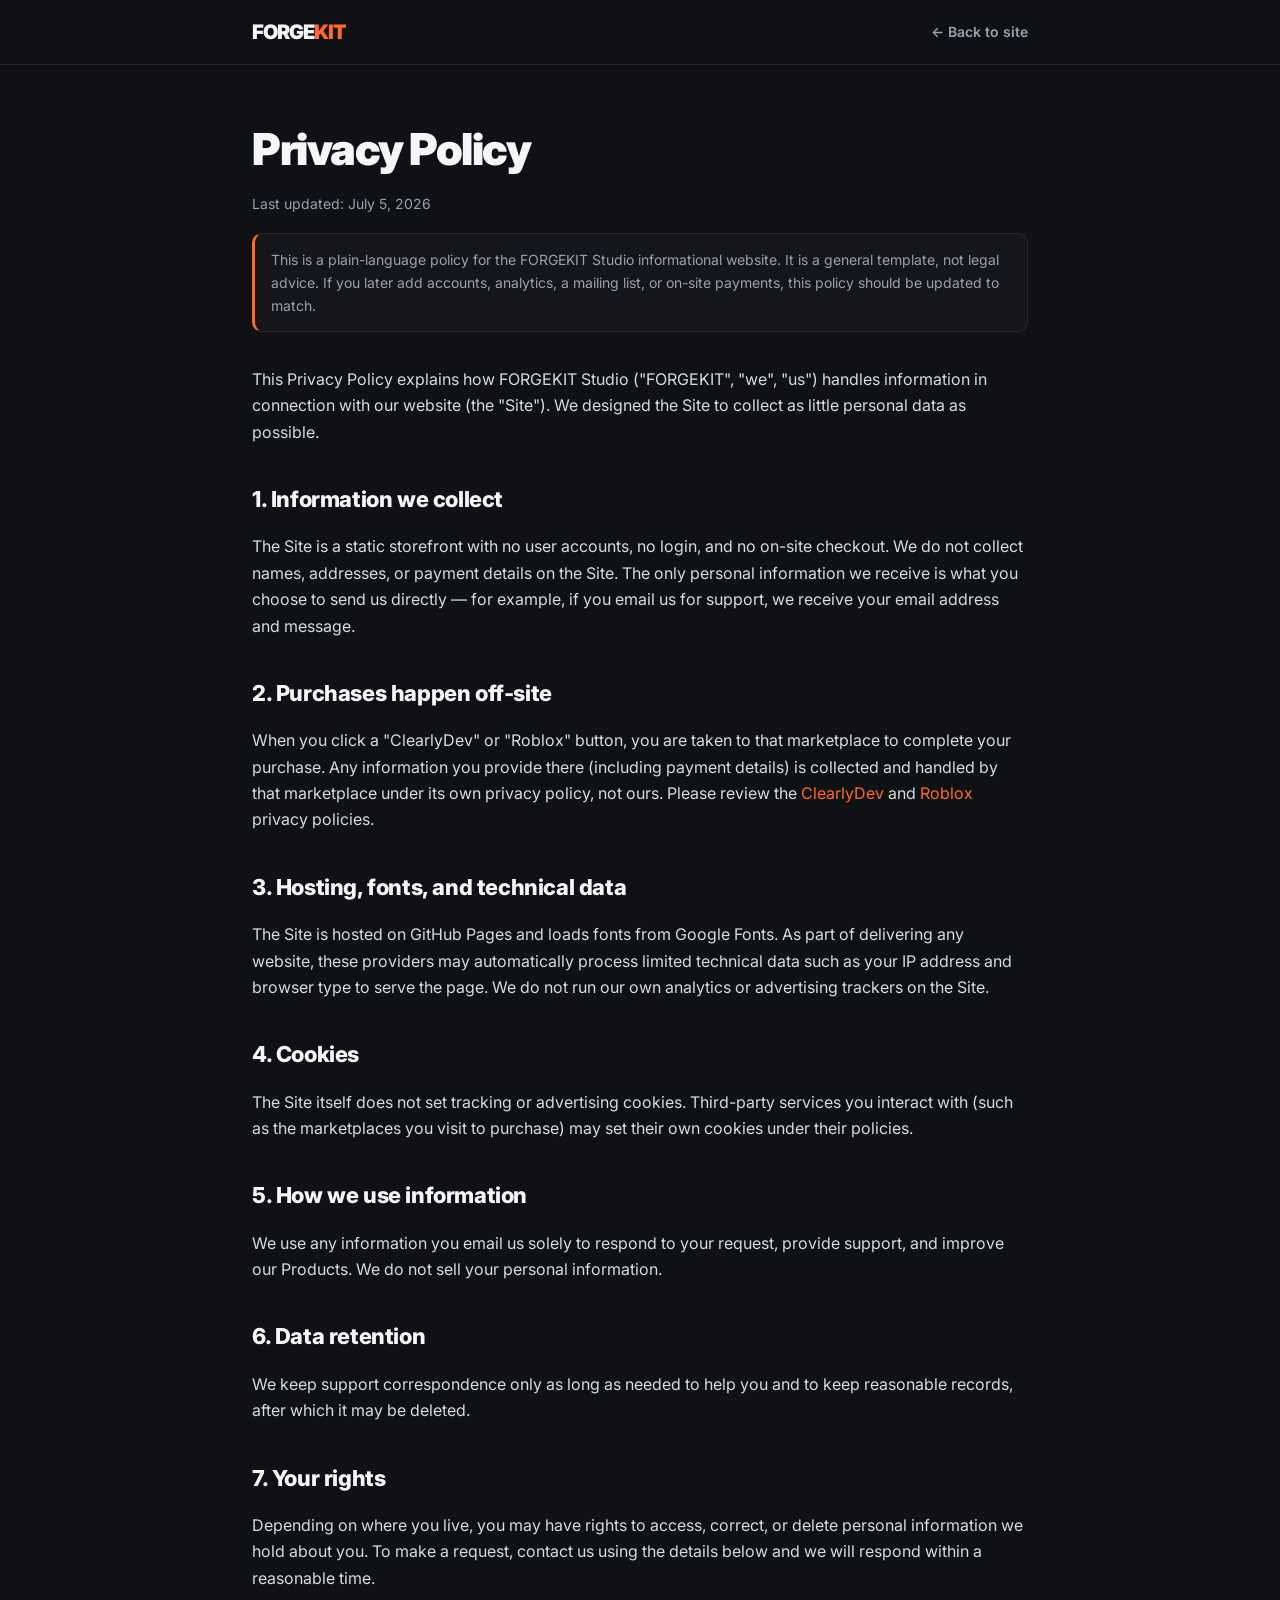
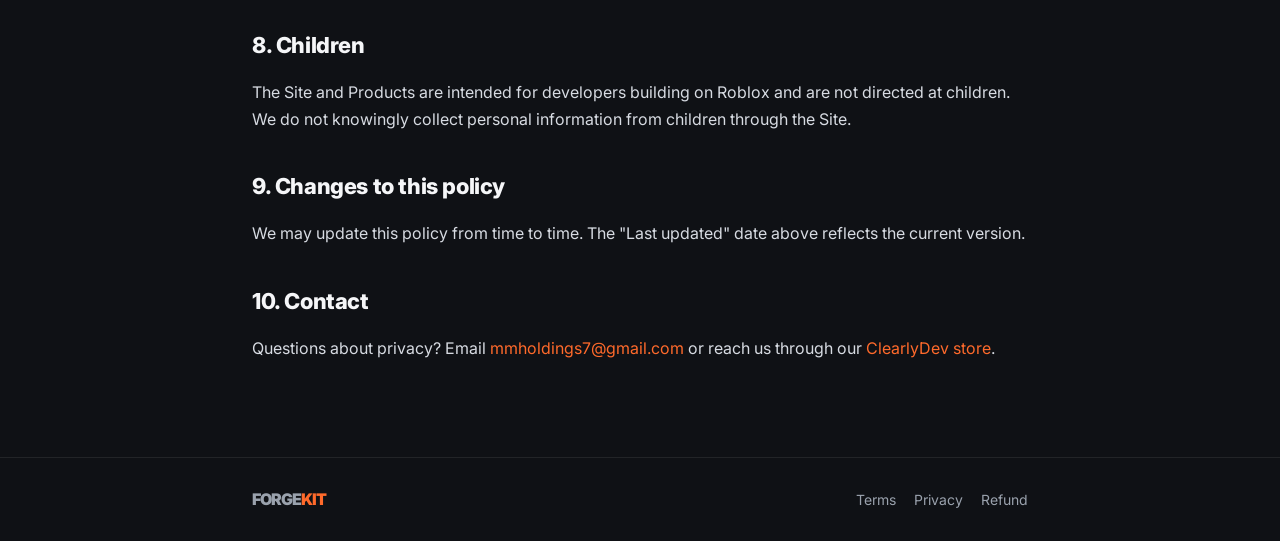
<file: privacy.html>
<!doctype html>
<html lang="en">
<head>
<meta charset="UTF-8"/>
<meta name="viewport" content="width=device-width, initial-scale=1.0"/>
<title>Privacy Policy — FORGEKIT Studio</title>
<meta name="robots" content="index,follow"/>
<link href="https://fonts.googleapis.com/css2?family=Inter:wght@400;600;700;800;900&display=swap" rel="stylesheet">
<link rel="stylesheet" href="legal.css"/>
</head>
<body>
<header><div class="nav"><a class="logo" href="index.html">FORGE<span>KIT</span></a><div class="sp"></div><a class="back" href="index.html">← Back to site</a></div></header>
<div class="wrap">
  <h1>Privacy Policy</h1>
  <p class="eff">Last updated: July 5, 2026</p>
  <div class="note">This is a plain-language policy for the FORGEKIT Studio informational website. It is a general template, not legal advice. If you later add accounts, analytics, a mailing list, or on-site payments, this policy should be updated to match.</div>

  <p>This Privacy Policy explains how FORGEKIT Studio ("FORGEKIT", "we", "us") handles information in connection with our website (the "Site"). We designed the Site to collect as little personal data as possible.</p>

  <h2>1. Information we collect</h2>
  <p>The Site is a static storefront with no user accounts, no login, and no on-site checkout. We do not collect names, addresses, or payment details on the Site. The only personal information we receive is what you choose to send us directly — for example, if you email us for support, we receive your email address and message.</p>

  <h2>2. Purchases happen off-site</h2>
  <p>When you click a "ClearlyDev" or "Roblox" button, you are taken to that marketplace to complete your purchase. Any information you provide there (including payment details) is collected and handled by that marketplace under its own privacy policy, not ours. Please review the <a href="https://clearlydev.com/privacy-policy" target="_blank" rel="noopener">ClearlyDev</a> and <a href="https://www.roblox.com/info/privacy" target="_blank" rel="noopener">Roblox</a> privacy policies.</p>

  <h2>3. Hosting, fonts, and technical data</h2>
  <p>The Site is hosted on GitHub Pages and loads fonts from Google Fonts. As part of delivering any website, these providers may automatically process limited technical data such as your IP address and browser type to serve the page. We do not run our own analytics or advertising trackers on the Site.</p>

  <h2>4. Cookies</h2>
  <p>The Site itself does not set tracking or advertising cookies. Third-party services you interact with (such as the marketplaces you visit to purchase) may set their own cookies under their policies.</p>

  <h2>5. How we use information</h2>
  <p>We use any information you email us solely to respond to your request, provide support, and improve our Products. We do not sell your personal information.</p>

  <h2>6. Data retention</h2>
  <p>We keep support correspondence only as long as needed to help you and to keep reasonable records, after which it may be deleted.</p>

  <h2>7. Your rights</h2>
  <p>Depending on where you live, you may have rights to access, correct, or delete personal information we hold about you. To make a request, contact us using the details below and we will respond within a reasonable time.</p>

  <h2>8. Children</h2>
  <p>The Site and Products are intended for developers building on Roblox and are not directed at children. We do not knowingly collect personal information from children through the Site.</p>

  <h2>9. Changes to this policy</h2>
  <p>We may update this policy from time to time. The "Last updated" date above reflects the current version.</p>

  <h2>10. Contact</h2>
  <p>Questions about privacy? Email <a href="mailto:mmholdings7@gmail.com">mmholdings7@gmail.com</a> or reach us through our <a href="https://clearlydev.com/store/forgekit" target="_blank" rel="noopener">ClearlyDev store</a>.</p>
</div>
<footer><div class="foot"><a class="logo" href="index.html" style="font-size:16px">FORGE<span>KIT</span></a><div class="sp"></div><a href="terms.html">Terms</a><a href="privacy.html">Privacy</a><a href="refund.html">Refund</a></div></footer>
</body>
</html>
</file>
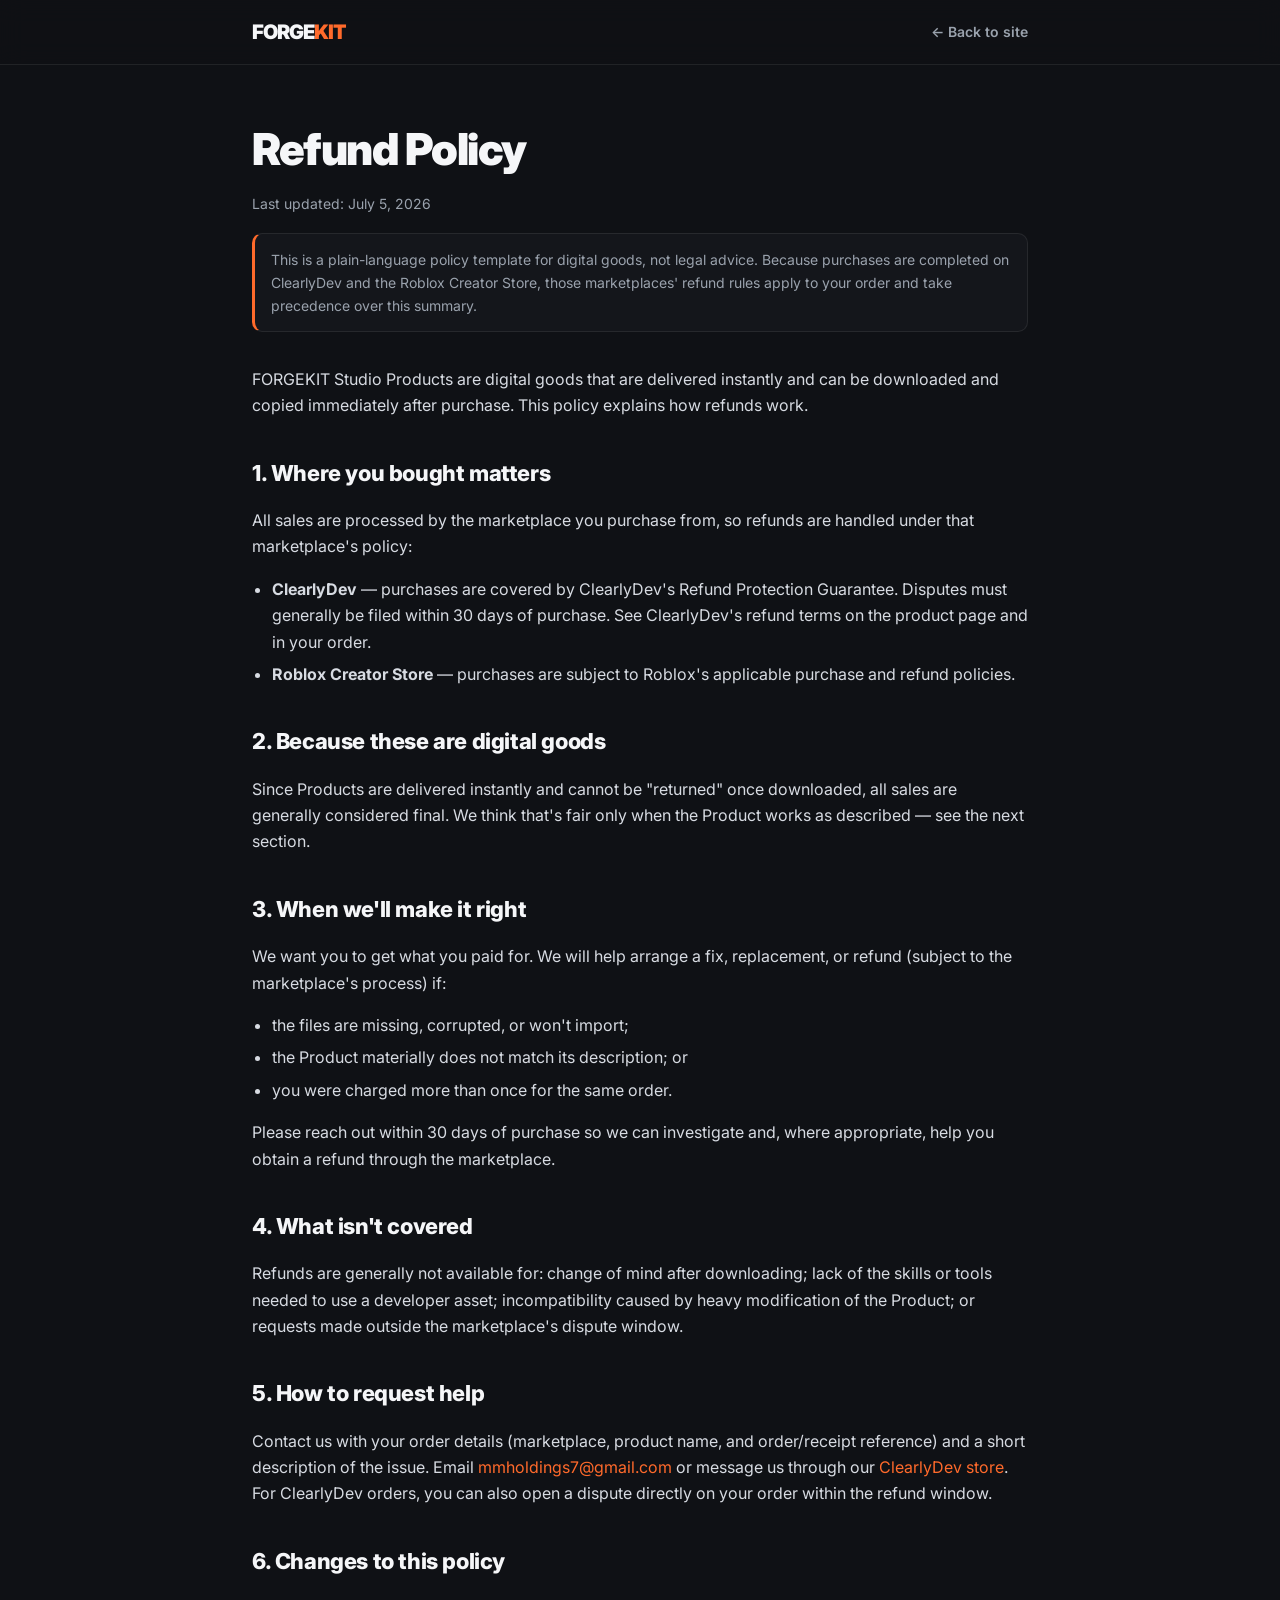
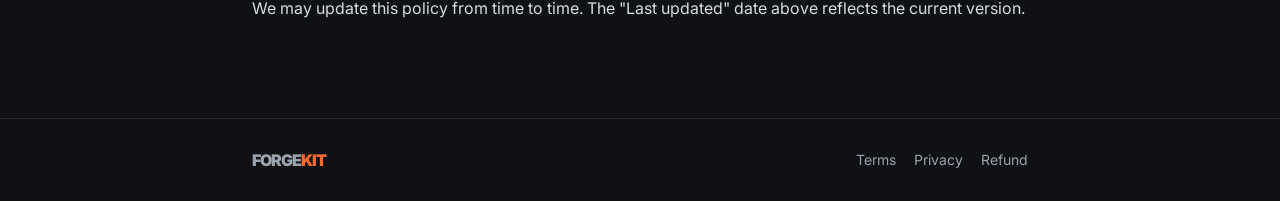
<file: refund.html>
<!doctype html>
<html lang="en">
<head>
<meta charset="UTF-8"/>
<meta name="viewport" content="width=device-width, initial-scale=1.0"/>
<title>Refund Policy — FORGEKIT Studio</title>
<meta name="robots" content="index,follow"/>
<link href="https://fonts.googleapis.com/css2?family=Inter:wght@400;600;700;800;900&display=swap" rel="stylesheet">
<link rel="stylesheet" href="legal.css"/>
</head>
<body>
<header><div class="nav"><a class="logo" href="index.html">FORGE<span>KIT</span></a><div class="sp"></div><a class="back" href="index.html">← Back to site</a></div></header>
<div class="wrap">
  <h1>Refund Policy</h1>
  <p class="eff">Last updated: July 5, 2026</p>
  <div class="note">This is a plain-language policy template for digital goods, not legal advice. Because purchases are completed on ClearlyDev and the Roblox Creator Store, those marketplaces' refund rules apply to your order and take precedence over this summary.</div>

  <p>FORGEKIT Studio Products are digital goods that are delivered instantly and can be downloaded and copied immediately after purchase. This policy explains how refunds work.</p>

  <h2>1. Where you bought matters</h2>
  <p>All sales are processed by the marketplace you purchase from, so refunds are handled under that marketplace's policy:</p>
  <ul>
    <li><strong>ClearlyDev</strong> — purchases are covered by ClearlyDev's Refund Protection Guarantee. Disputes must generally be filed within 30 days of purchase. See ClearlyDev's refund terms on the product page and in your order.</li>
    <li><strong>Roblox Creator Store</strong> — purchases are subject to Roblox's applicable purchase and refund policies.</li>
  </ul>

  <h2>2. Because these are digital goods</h2>
  <p>Since Products are delivered instantly and cannot be "returned" once downloaded, all sales are generally considered final. We think that's fair only when the Product works as described — see the next section.</p>

  <h2>3. When we'll make it right</h2>
  <p>We want you to get what you paid for. We will help arrange a fix, replacement, or refund (subject to the marketplace's process) if:</p>
  <ul>
    <li>the files are missing, corrupted, or won't import;</li>
    <li>the Product materially does not match its description; or</li>
    <li>you were charged more than once for the same order.</li>
  </ul>
  <p>Please reach out within 30 days of purchase so we can investigate and, where appropriate, help you obtain a refund through the marketplace.</p>

  <h2>4. What isn't covered</h2>
  <p>Refunds are generally not available for: change of mind after downloading; lack of the skills or tools needed to use a developer asset; incompatibility caused by heavy modification of the Product; or requests made outside the marketplace's dispute window.</p>

  <h2>5. How to request help</h2>
  <p>Contact us with your order details (marketplace, product name, and order/receipt reference) and a short description of the issue. Email <a href="mailto:mmholdings7@gmail.com">mmholdings7@gmail.com</a> or message us through our <a href="https://clearlydev.com/store/forgekit" target="_blank" rel="noopener">ClearlyDev store</a>. For ClearlyDev orders, you can also open a dispute directly on your order within the refund window.</p>

  <h2>6. Changes to this policy</h2>
  <p>We may update this policy from time to time. The "Last updated" date above reflects the current version.</p>
</div>
<footer><div class="foot"><a class="logo" href="index.html" style="font-size:16px">FORGE<span>KIT</span></a><div class="sp"></div><a href="terms.html">Terms</a><a href="privacy.html">Privacy</a><a href="refund.html">Refund</a></div></footer>
</body>
</html>
</file>
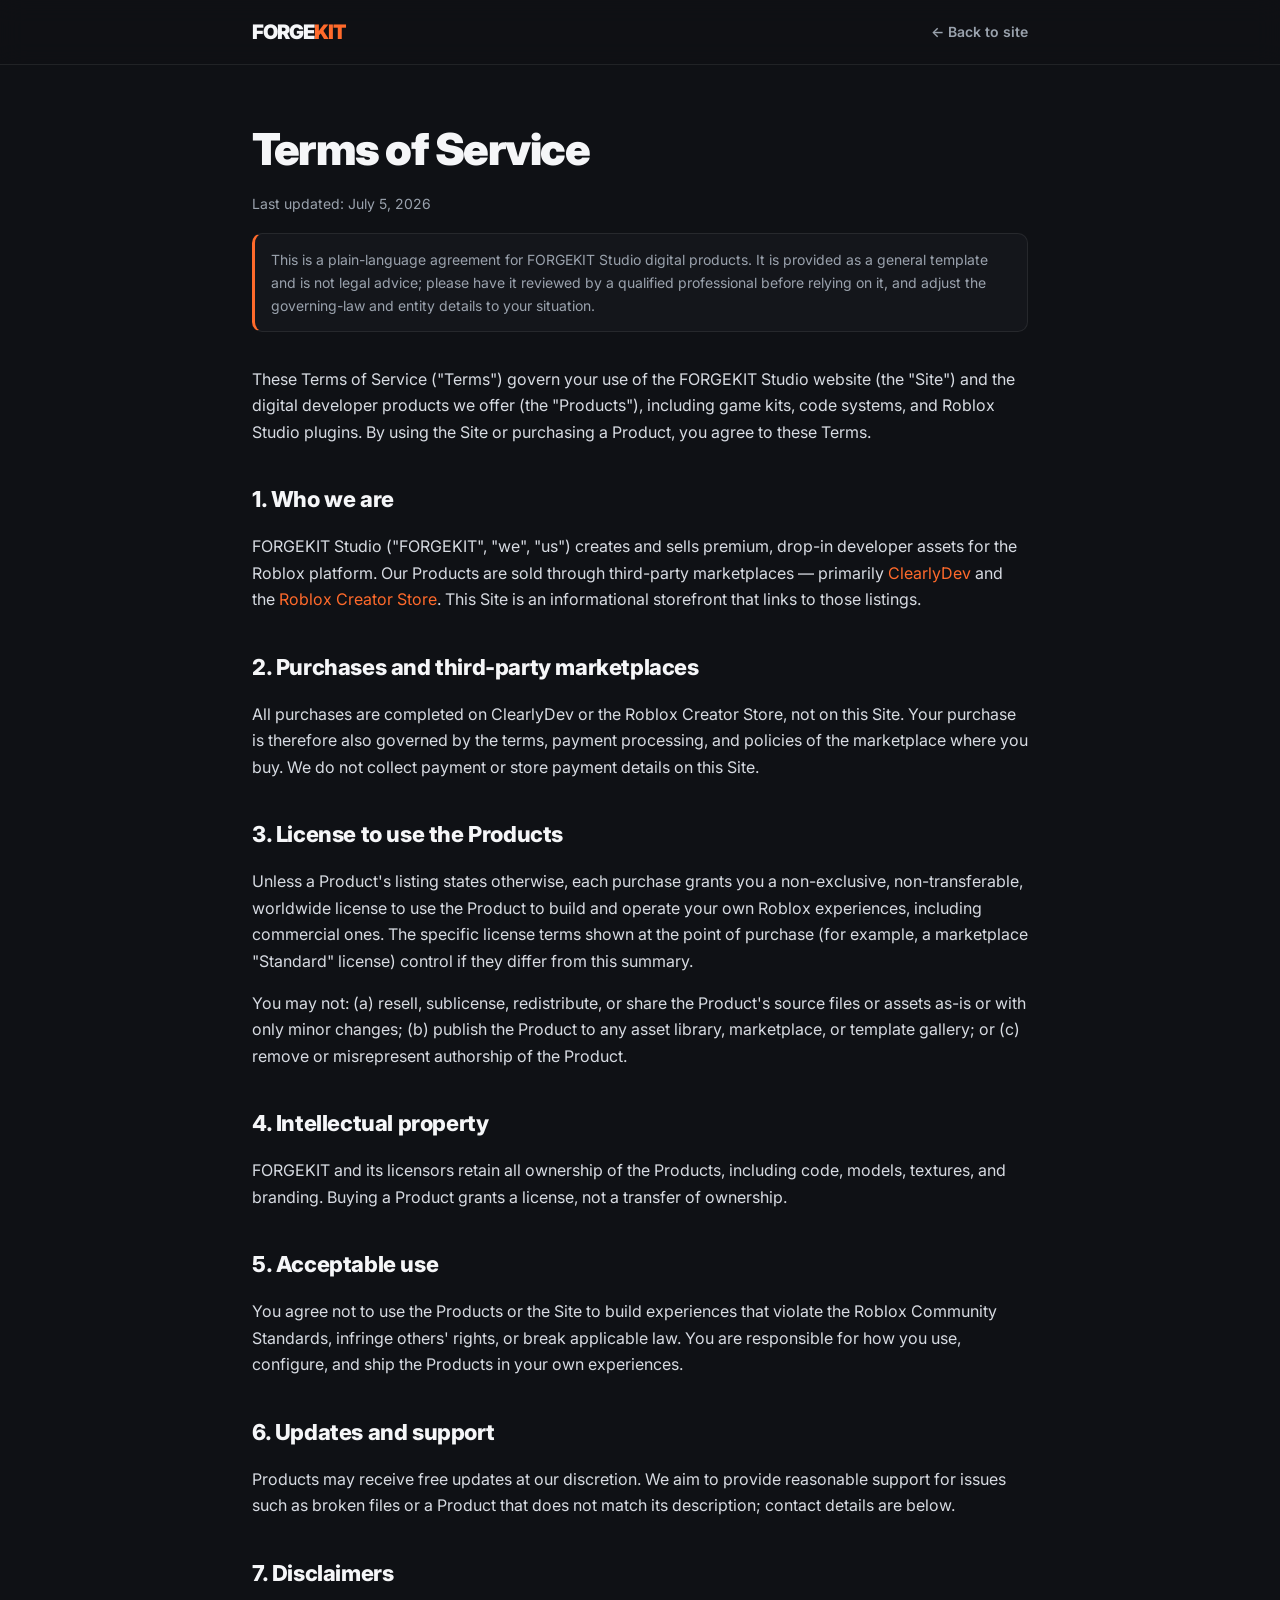
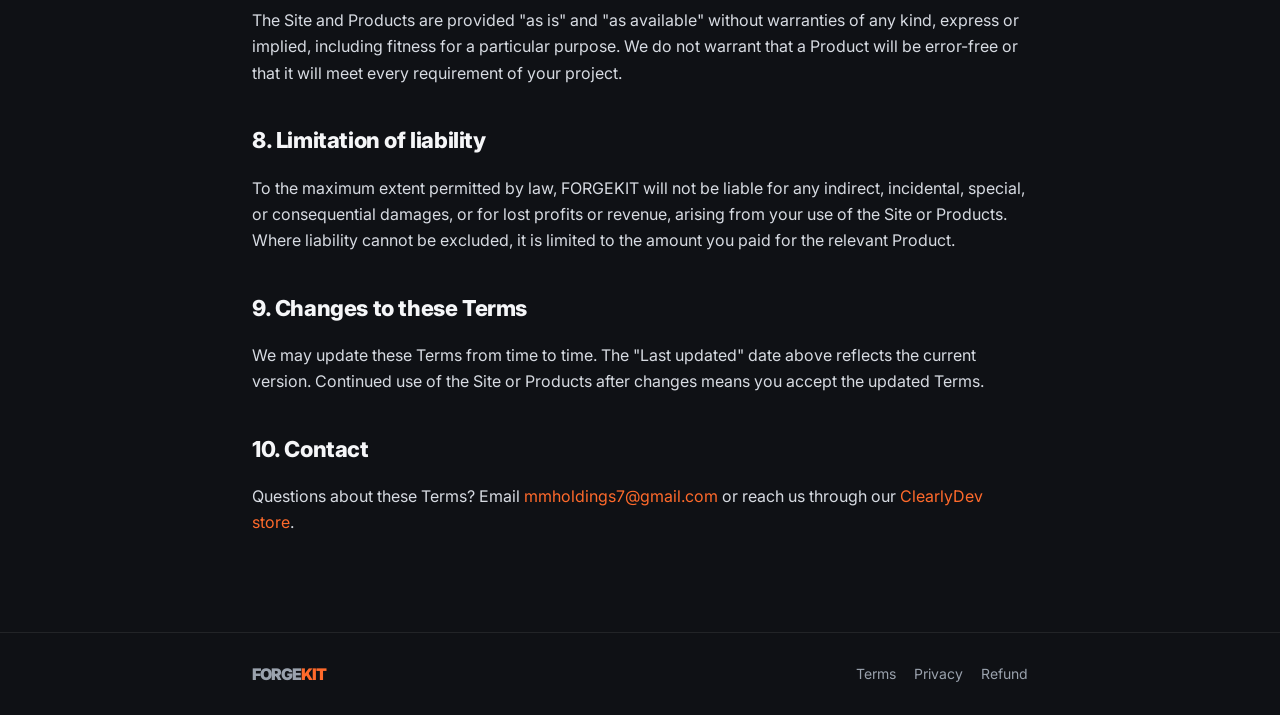
<file: terms.html>
<!doctype html>
<html lang="en">
<head>
<meta charset="UTF-8"/>
<meta name="viewport" content="width=device-width, initial-scale=1.0"/>
<title>Terms of Service — FORGEKIT Studio</title>
<meta name="robots" content="index,follow"/>
<link href="https://fonts.googleapis.com/css2?family=Inter:wght@400;600;700;800;900&display=swap" rel="stylesheet">
<link rel="stylesheet" href="legal.css"/>
</head>
<body>
<header><div class="nav"><a class="logo" href="index.html">FORGE<span>KIT</span></a><div class="sp"></div><a class="back" href="index.html">← Back to site</a></div></header>
<div class="wrap">
  <h1>Terms of Service</h1>
  <p class="eff">Last updated: July 5, 2026</p>
  <div class="note">This is a plain-language agreement for FORGEKIT Studio digital products. It is provided as a general template and is not legal advice; please have it reviewed by a qualified professional before relying on it, and adjust the governing-law and entity details to your situation.</div>

  <p>These Terms of Service ("Terms") govern your use of the FORGEKIT Studio website (the "Site") and the digital developer products we offer (the "Products"), including game kits, code systems, and Roblox Studio plugins. By using the Site or purchasing a Product, you agree to these Terms.</p>

  <h2>1. Who we are</h2>
  <p>FORGEKIT Studio ("FORGEKIT", "we", "us") creates and sells premium, drop-in developer assets for the Roblox platform. Our Products are sold through third-party marketplaces — primarily <a href="https://clearlydev.com/store/forgekit" target="_blank" rel="noopener">ClearlyDev</a> and the <a href="https://create.roblox.com" target="_blank" rel="noopener">Roblox Creator Store</a>. This Site is an informational storefront that links to those listings.</p>

  <h2>2. Purchases and third-party marketplaces</h2>
  <p>All purchases are completed on ClearlyDev or the Roblox Creator Store, not on this Site. Your purchase is therefore also governed by the terms, payment processing, and policies of the marketplace where you buy. We do not collect payment or store payment details on this Site.</p>

  <h2>3. License to use the Products</h2>
  <p>Unless a Product's listing states otherwise, each purchase grants you a non-exclusive, non-transferable, worldwide license to use the Product to build and operate your own Roblox experiences, including commercial ones. The specific license terms shown at the point of purchase (for example, a marketplace "Standard" license) control if they differ from this summary.</p>
  <p>You may not: (a) resell, sublicense, redistribute, or share the Product's source files or assets as-is or with only minor changes; (b) publish the Product to any asset library, marketplace, or template gallery; or (c) remove or misrepresent authorship of the Product.</p>

  <h2>4. Intellectual property</h2>
  <p>FORGEKIT and its licensors retain all ownership of the Products, including code, models, textures, and branding. Buying a Product grants a license, not a transfer of ownership.</p>

  <h2>5. Acceptable use</h2>
  <p>You agree not to use the Products or the Site to build experiences that violate the Roblox Community Standards, infringe others' rights, or break applicable law. You are responsible for how you use, configure, and ship the Products in your own experiences.</p>

  <h2>6. Updates and support</h2>
  <p>Products may receive free updates at our discretion. We aim to provide reasonable support for issues such as broken files or a Product that does not match its description; contact details are below.</p>

  <h2>7. Disclaimers</h2>
  <p>The Site and Products are provided "as is" and "as available" without warranties of any kind, express or implied, including fitness for a particular purpose. We do not warrant that a Product will be error-free or that it will meet every requirement of your project.</p>

  <h2>8. Limitation of liability</h2>
  <p>To the maximum extent permitted by law, FORGEKIT will not be liable for any indirect, incidental, special, or consequential damages, or for lost profits or revenue, arising from your use of the Site or Products. Where liability cannot be excluded, it is limited to the amount you paid for the relevant Product.</p>

  <h2>9. Changes to these Terms</h2>
  <p>We may update these Terms from time to time. The "Last updated" date above reflects the current version. Continued use of the Site or Products after changes means you accept the updated Terms.</p>

  <h2>10. Contact</h2>
  <p>Questions about these Terms? Email <a href="mailto:mmholdings7@gmail.com">mmholdings7@gmail.com</a> or reach us through our <a href="https://clearlydev.com/store/forgekit" target="_blank" rel="noopener">ClearlyDev store</a>.</p>
</div>
<footer><div class="foot"><a class="logo" href="index.html" style="font-size:16px">FORGE<span>KIT</span></a><div class="sp"></div><a href="terms.html">Terms</a><a href="privacy.html">Privacy</a><a href="refund.html">Refund</a></div></footer>
</body>
</html>
</file>
<file: legal.css>
:root{--bg:#0f1115;--panel:#14161b;--ink:#f5f6f8;--muted:#9aa2ad;--line:rgba(255,255,255,.08);--orange:#ff6a2b;--maxw:820px}
*{box-sizing:border-box}
html{scroll-behavior:smooth}
body{margin:0;background:var(--bg);color:var(--ink);font-family:"Inter","Segoe UI",system-ui,sans-serif;-webkit-font-smoothing:antialiased;line-height:1.65}
a{color:var(--orange);text-decoration:none}a:hover{text-decoration:underline}
header{position:sticky;top:0;background:rgba(15,17,21,.8);backdrop-filter:blur(12px);border-bottom:1px solid var(--line)}
.nav{max-width:var(--maxw);margin:0 auto;padding:0 22px;height:64px;display:flex;align-items:center;gap:16px}
.logo{font-weight:900;font-size:20px;letter-spacing:-1px;color:var(--ink)}
.logo span{color:var(--orange)}
.nav .sp{flex:1}
.nav a.back{color:var(--muted);font-weight:600;font-size:14px}
.wrap{max-width:var(--maxw);margin:0 auto;padding:48px 22px 80px}
h1{font-size:clamp(30px,5vw,44px);letter-spacing:-1.5px;font-weight:900;margin:0 0 6px}
.eff{color:var(--muted);font-size:14px;margin:0 0 10px}
.note{background:var(--panel);border:1px solid var(--line);border-left:3px solid var(--orange);border-radius:10px;padding:14px 16px;color:var(--muted);font-size:14px;margin:18px 0 34px}
h2{font-size:22px;font-weight:800;letter-spacing:-.4px;margin:36px 0 10px}
p,li{color:#d7dbe2;font-size:16px}
ul{padding-left:20px}li{margin:6px 0}
footer{border-top:1px solid var(--line);color:var(--muted);font-size:14px}
.foot{max-width:var(--maxw);margin:0 auto;padding:28px 22px;display:flex;gap:18px;flex-wrap:wrap;align-items:center}
.foot a{color:var(--muted)}.foot .sp{flex:1}
</file>
